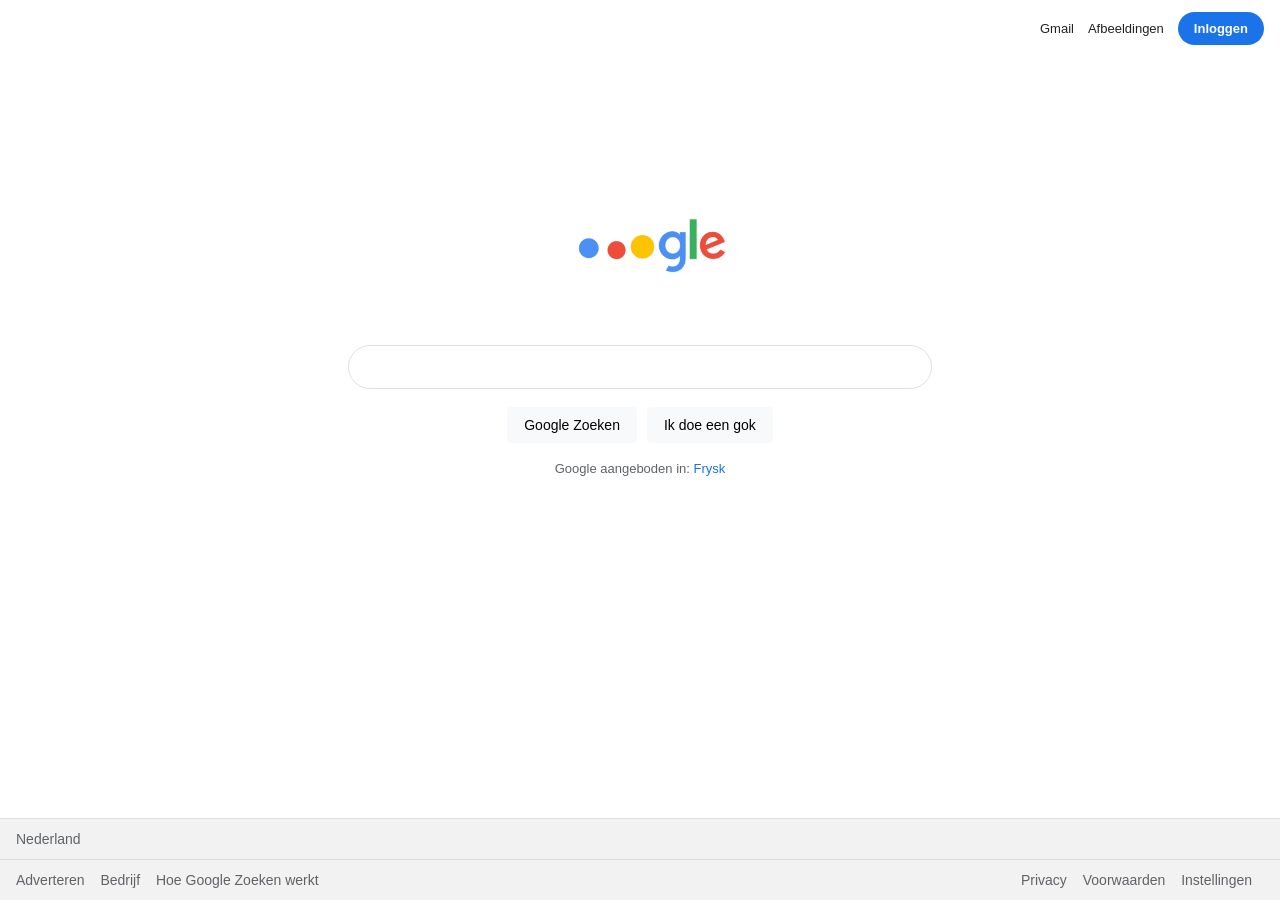
<file: index.html>
<!doctype html>
<html lang="nl">
  <head>
    <meta charset="UTF-8" />
    <meta name="viewport" content="width=device-width, initial-scale=1.0" />
    <title>Zoeken</title>
    <link rel="stylesheet" href="style.css" />
  </head>
  <body class="home">
    <header class="home-top">
      <div class="home-top__right">
        <a href="#" class="toplink">Gmail</a>
        <a href="#" class="toplink">Afbeeldingen</a>
        <a href="#" class="signin">Inloggen</a>
      </div>
    </header>

    <main class="home-main">
      <img class="home-logo" src="logo.gif" alt="Logo" />

      <form id="homeForm" class="home-search" autocomplete="off">
        <input id="homeQuery" class="home-input" type="text" name="q" />
      </form>

      <div class="home-buttons">
        <button type="submit" form="homeForm">Google Zoeken</button>
        <button type="button">Ik doe een gok</button>
      </div>

      <div class="home-lang">Google aangeboden in: <a href="#">Frysk</a></div>
    </main>

    <footer class="home-footer">
      <div class="footer-left">
        <a href="#">Nederland</a>
      </div>
      <div class="footer-row">
        <div>
          <a href="#">Adverteren</a>
          <a href="#">Bedrijf</a>
          <a href="#">Hoe Google Zoeken werkt</a>
        </div>
        <div>
          <a href="#">Privacy</a>
          <a href="#">Voorwaarden</a>
          <a href="#">Instellingen</a>
        </div>
      </div>
    </footer>

    <script src="script.js"></script>
  </body>
</html>
</file>
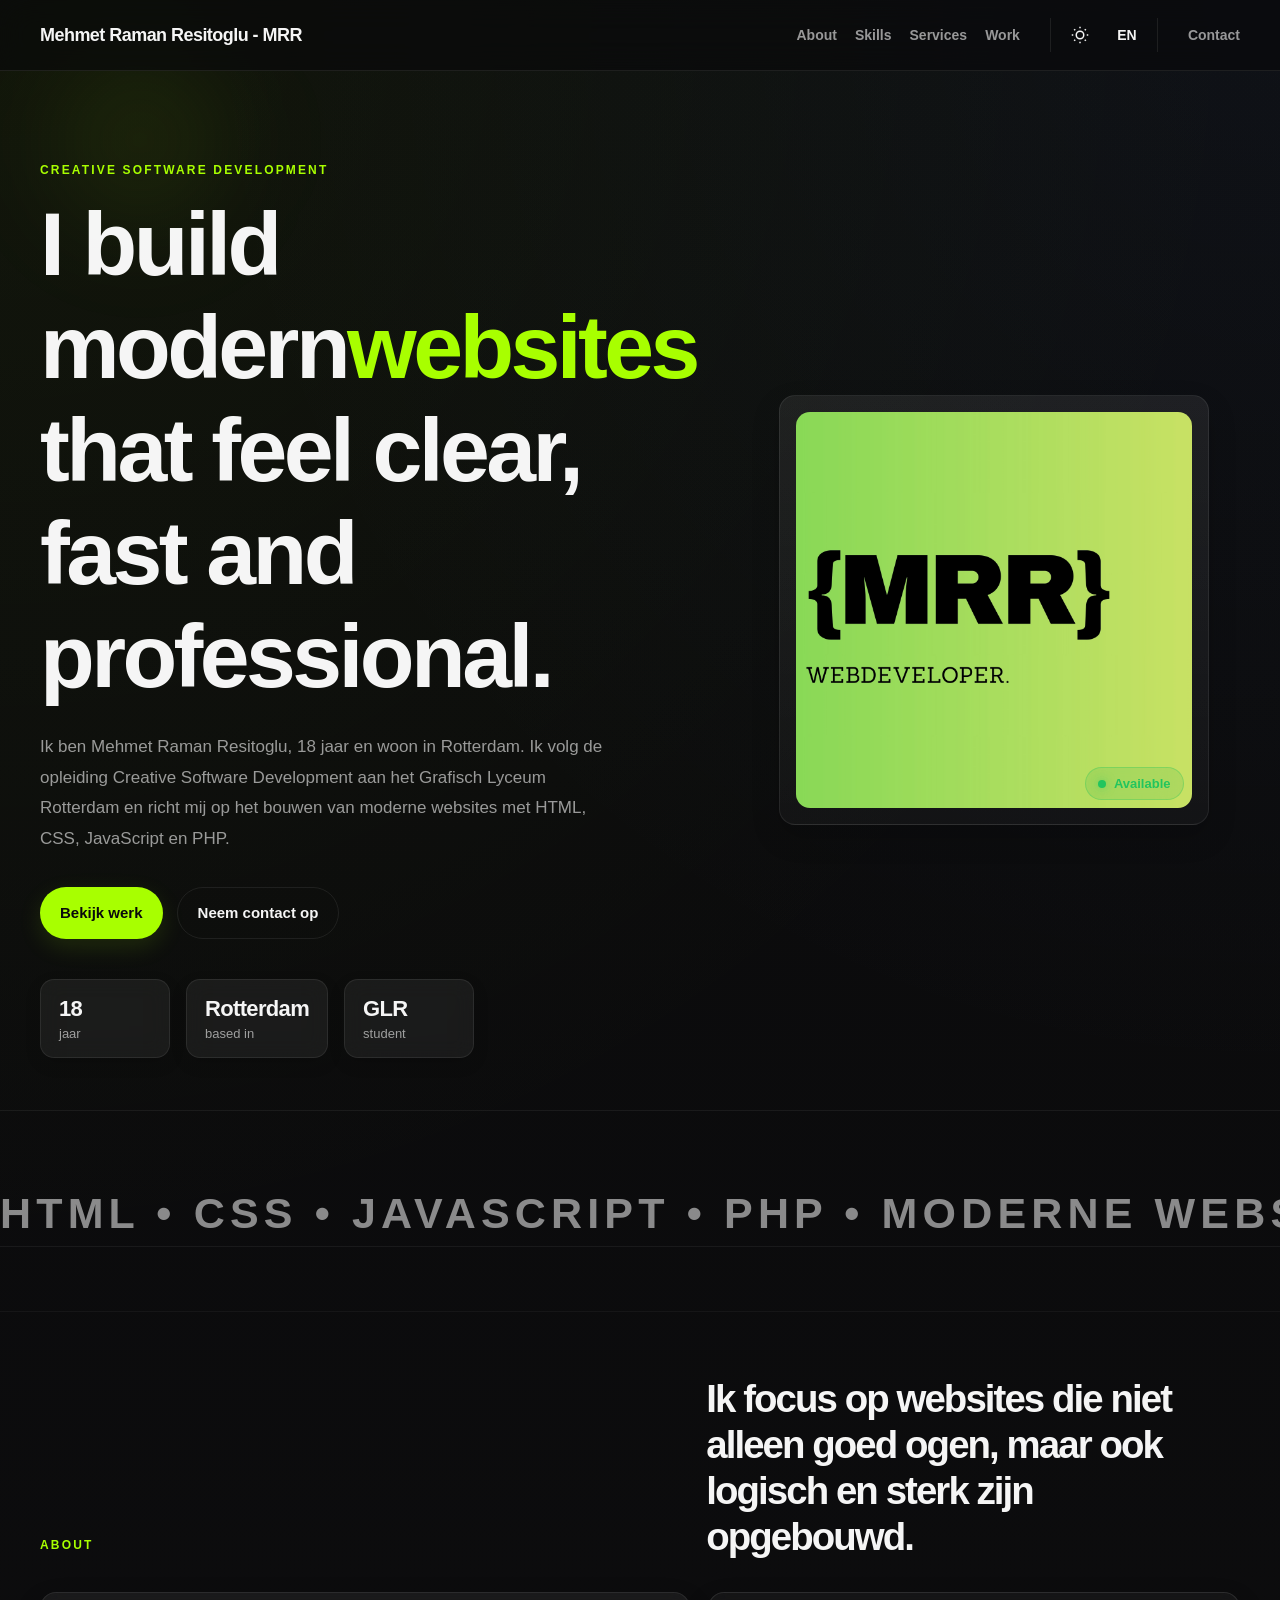
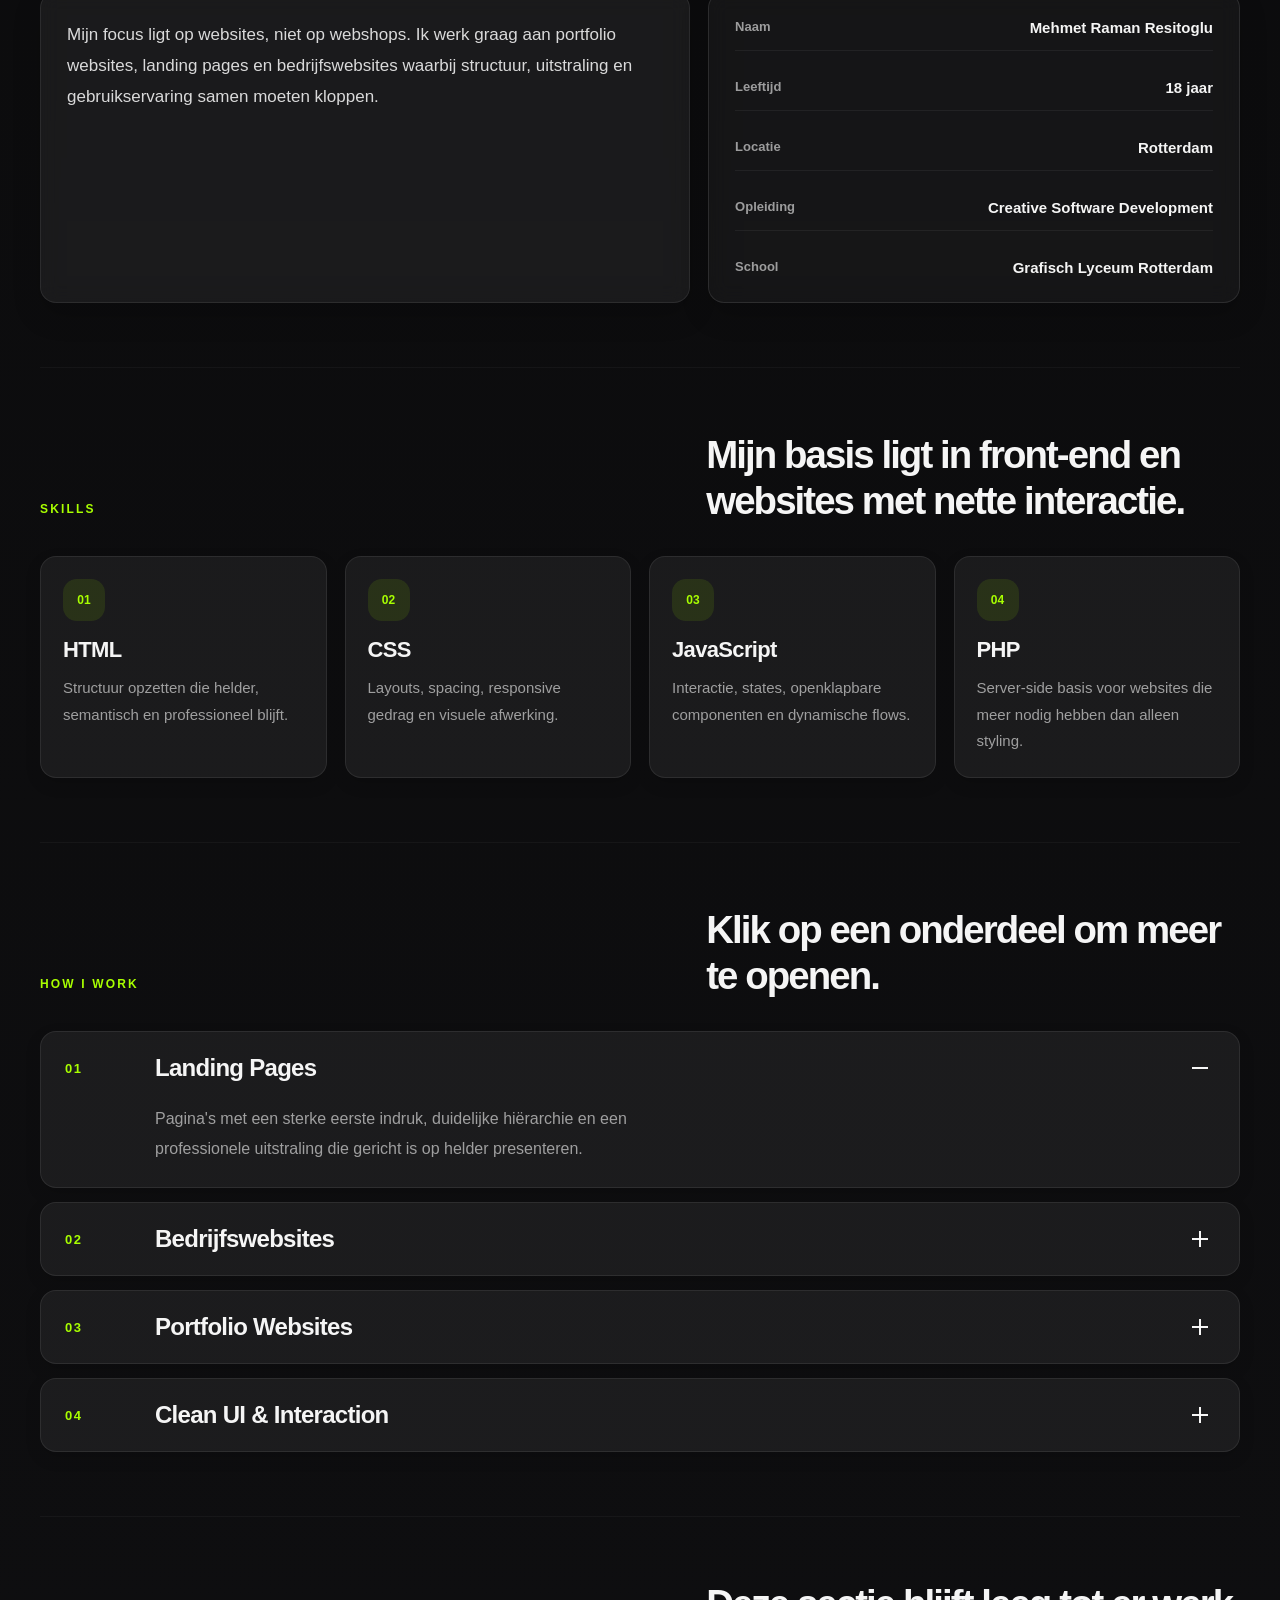
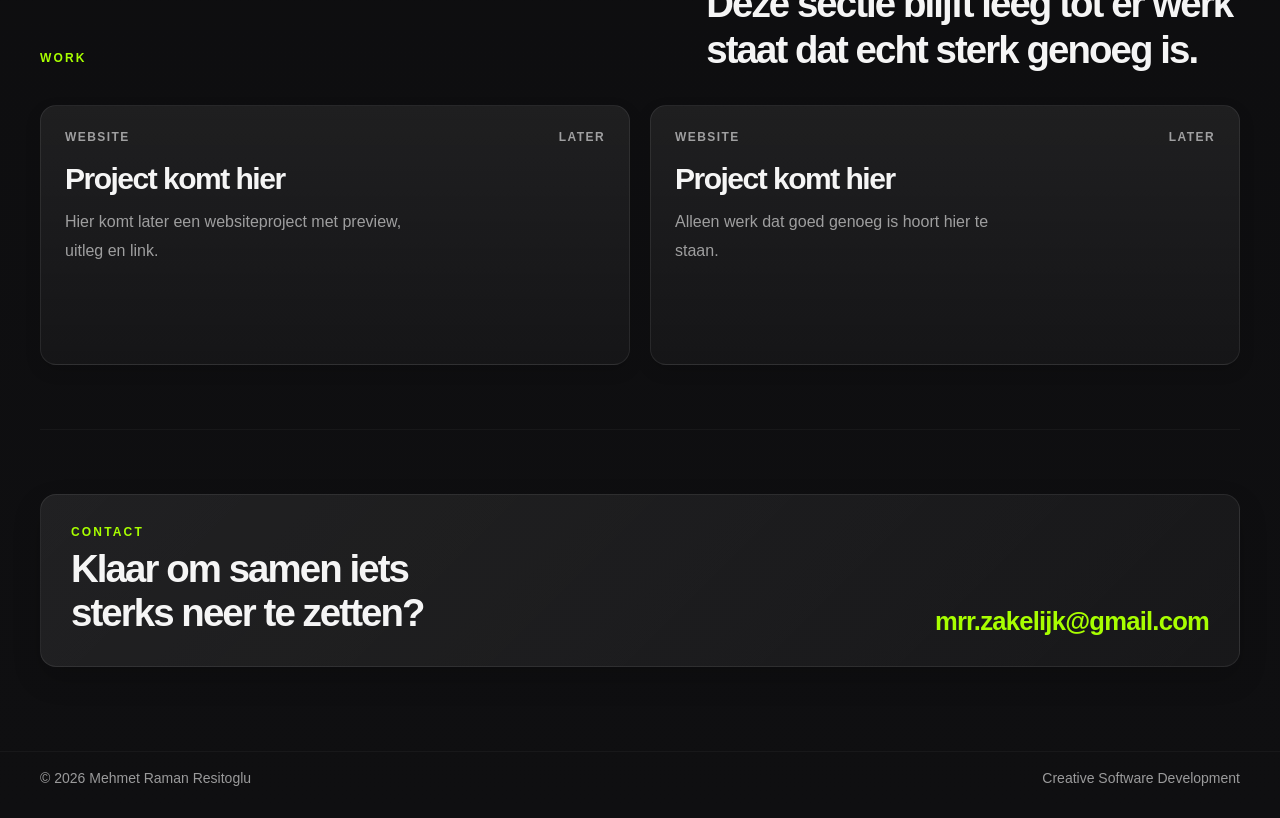
<file: me.html>
<!doctype html>
<html lang="nl" data-lang="nl">
  <head>
    <meta charset="UTF-8" />
    <meta name="viewport" content="width=device-width, initial-scale=1.0" />
    <title>Mehmet Raman Resitoglu</title>
    <link rel="stylesheet" href="me.css" />
  </head>
  <body>
    <div class="noise"></div>
    <div class="cursor-glow"></div>

    <header class="site-header">
      <div class="container header-inner">
        <a href="results.html" class="brand">Mehmet Raman Resitoglu - MRR</a>

        <button
          class="hamburger"
          aria-label="Toggle menu"
          aria-expanded="false"
        >
          <span></span>
          <span></span>
          <span></span>
        </button>

        <nav class="nav nav-desktop">
          <a href="#about" data-i18n="nav.about">About</a>
          <a href="#skills" data-i18n="nav.skills">Skills</a>
          <a href="#services" data-i18n="nav.services">Services</a>
          <a href="#work" data-i18n="nav.work">Work</a>
          <div class="nav-controls">
            <button
              class="theme-toggle"
              aria-label="Toggle theme"
              title="Toggle dark/light mode"
            >
              <svg
                width="18"
                height="18"
                viewBox="0 0 24 24"
                fill="none"
                stroke="currentColor"
                stroke-width="2"
              >
                <circle cx="12" cy="12" r="5" />
                <line x1="12" y1="1" x2="12" y2="3" />
                <line x1="12" y1="21" x2="12" y2="23" />
                <line x1="4.22" y1="4.22" x2="5.64" y2="5.64" />
                <line x1="18.36" y1="18.36" x2="19.78" y2="19.78" />
                <line x1="1" y1="12" x2="3" y2="12" />
                <line x1="21" y1="12" x2="23" y2="12" />
                <line x1="4.22" y1="19.78" x2="5.64" y2="18.36" />
                <line x1="18.36" y1="5.64" x2="19.78" y2="4.22" />
              </svg>
            </button>
            <button class="lang-toggle" aria-label="Toggle language">
              <span class="lang-text" data-lang-display="nl">EN</span>
            </button>
          </div>
          <a href="#contact" class="nav-cta" data-i18n="nav.contact">Contact</a>
        </nav>

        <nav class="nav nav-mobile">
          <a href="#about" data-i18n="nav.about">About</a>
          <a href="#skills" data-i18n="nav.skills">Skills</a>
          <a href="#services" data-i18n="nav.services">Services</a>
          <a href="#work" data-i18n="nav.work">Work</a>
          <a href="#contact" data-i18n="nav.contact">Contact</a>
          <div class="nav-mobile-controls">
            <button
              class="theme-toggle"
              aria-label="Toggle theme"
              title="Toggle dark/light mode"
            >
              <svg
                width="18"
                height="18"
                viewBox="0 0 24 24"
                fill="none"
                stroke="currentColor"
                stroke-width="2"
              >
                <circle cx="12" cy="12" r="5" />
                <line x1="12" y1="1" x2="12" y2="3" />
                <line x1="12" y1="21" x2="12" y2="23" />
                <line x1="4.22" y1="4.22" x2="5.64" y2="5.64" />
                <line x1="18.36" y1="18.36" x2="19.78" y2="19.78" />
                <line x1="1" y1="12" x2="3" y2="12" />
                <line x1="21" y1="12" x2="23" y2="12" />
                <line x1="4.22" y1="19.78" x2="5.64" y2="18.36" />
                <line x1="18.36" y1="5.64" x2="19.78" y2="4.22" />
              </svg>
            </button>
            <button class="lang-toggle" aria-label="Toggle language">
              <span class="lang-text" data-lang-display="nl">EN</span>
            </button>
          </div>
        </nav>
      </div>
    </header>

    <main>
      <section class="hero container">
        <div class="hero-copy reveal">
          <p class="hero-kicker" data-i18n="hero.kicker">
            Creative Software Development
          </p>

          <h1 data-i18n="hero.title">
            I build modern
            <span>websites</span>
            that feel clear, fast and professional.
          </h1>

          <p class="hero-text" data-i18n="hero.subtitle">
            Ik ben Mehmet Raman Resitoglu, 18 jaar en woon in Rotterdam. Ik volg
            de opleiding Creative Software Development aan het Grafisch Lyceum
            Rotterdam en richt mij op het bouwen van moderne websites met HTML,
            CSS, JavaScript en PHP.
          </p>

          <div class="hero-actions">
            <a href="#work" class="btn btn-primary" data-i18n="hero.cta1"
              >Bekijk werk</a
            >
            <a href="#contact" class="btn btn-secondary" data-i18n="hero.cta2"
              >Neem contact op</a
            >
          </div>

          <div class="hero-meta">
            <div class="meta-card">
              <strong>18</strong>
              <span data-i18n="meta.age">jaar</span>
            </div>
            <div class="meta-card">
              <strong>Rotterdam</strong>
              <span data-i18n="meta.location">based in</span>
            </div>
            <div class="meta-card">
              <strong>GLR</strong>
              <span data-i18n="meta.student">student</span>
            </div>
          </div>
        </div>

        <div class="hero-visual reveal delay-1">
          <div class="portrait-card">
            <div class="portrait-shape"></div>
            <img
              src="profile.jpg"
              alt="Profielfoto van Mehmet Raman Resitoglu"
            />
            <div class="active-badge">
              <div class="active-dot"></div>
              <span data-i18n="badge.available">Available</span>
            </div>
          </div>
        </div>
      </section>

      <section class="section marquee-wrap">
        <div class="marquee">
          <div class="marquee-track">
            <span
              </span
            >
          </div>
        </div>
        <div class="marquee marquee-reverse">
          <div class="marquee-track marquee-track-reverse">
            <span
              >HTML • CSS • JAVASCRIPT • PHP • MODERNE WEBSITES • PORTFOLIO • WEBSITES • LANDING PAGES • BEDRIJFSWEBSITES • HTML • CSS • JAVASCRIPT • PHP • MODERNE WEBSITES • PORTFOLIO • WEBSITES • LANDING PAGES • BEDRIJFSWEBSITES • HTML • CSS • JAVASCRIPT • PHP • MODERNE WEBSITES • PORTFOLIO • WEBSITES • LANDING PAGES • BEDRIJFSWEBSITES • HTML • CSS • JAVASCRIPT • PHP • MODERNE WEBSITES • PORTFOLIO • WEBSITES • LANDING PAGES • BEDRIJFSWEBSITES • HTML • CSS • JAVASCRIPT • PHP • MODERNE WEBSITES • PORTFOLIO • WEBSITES • LANDING PAGES • BEDRIJFSWEBSITES</span
            >
          </div>
        </div>
      </section>

      <section class="section container reveal" id="about">
        <div class="section-head">
          <p class="section-kicker" data-i18n="about.kicker">About</p>
          <h2 data-i18n="about.heading">
            Ik focus op websites die niet alleen goed ogen, maar ook logisch en
            sterk zijn opgebouwd.
          </h2>
        </div>

        <div class="about-grid">
          <article class="glass-card about-main">
            <p data-i18n="about.text1">
              Mijn focus ligt op websites, niet op webshops. Ik werk graag aan
              portfolio websites, landing pages en bedrijfswebsites waarbij
              structuur, uitstraling en gebruikservaring samen moeten kloppen.
            </p>
          </article>

          <aside class="glass-card about-side">
            <ul class="info-list">
              <li>
                <span data-i18n="info.name">Naam</span
                ><strong>Mehmet Raman Resitoglu</strong>
              </li>
              <li>
                <span data-i18n="info.age">Leeftijd</span
                ><strong>18 jaar</strong>
              </li>
              <li>
                <span data-i18n="info.location">Locatie</span
                ><strong>Rotterdam</strong>
              </li>
              <li>
                <span data-i18n="info.education">Opleiding</span
                ><strong>Creative Software Development</strong>
              </li>
              <li>
                <span data-i18n="info.school">School</span
                ><strong>Grafisch Lyceum Rotterdam</strong>
              </li>
            </ul>
          </aside>
        </div>
      </section>

      <section class="section container reveal" id="skills">
        <div class="section-head">
          <p class="section-kicker" data-i18n="skills.kicker">Skills</p>
          <h2 data-i18n="skills.heading">
            Mijn basis ligt in front-end en websites met nette interactie.
          </h2>
        </div>

        <div class="skills-grid">
          <article class="skill-card">
            <div class="skill-index">01</div>
            <h3>HTML</h3>
            <p data-i18n="skills.html">
              Structuur opzetten die helder, semantisch en professioneel blijft.
            </p>
          </article>

          <article class="skill-card">
            <div class="skill-index">02</div>
            <h3>CSS</h3>
            <p data-i18n="skills.css">
              Layouts, spacing, responsive gedrag en visuele afwerking.
            </p>
          </article>

          <article class="skill-card">
            <div class="skill-index">03</div>
            <h3>JavaScript</h3>
            <p data-i18n="skills.js">
              Interactie, states, openklapbare componenten en dynamische flows.
            </p>
          </article>

          <article class="skill-card">
            <div class="skill-index">04</div>
            <h3>PHP</h3>
            <p data-i18n="skills.php">
              Server-side basis voor websites die meer nodig hebben dan alleen
              styling.
            </p>
          </article>
        </div>
      </section>

      <section class="section container reveal" id="services">
        <div class="section-head">
          <p class="section-kicker" data-i18n="services.kicker">How I work</p>
          <h2 data-i18n="services.heading">
            Klik op een onderdeel om meer te openen.
          </h2>
        </div>

        <div class="accordion-list">
          <details class="accordion" open>
            <summary>
              <span class="accordion-number">01</span>
              <span class="accordion-title" data-i18n="services.s1.title"
                >Landing Pages</span
              >
              <span class="accordion-icon"></span>
            </summary>
            <div class="accordion-content" data-i18n="services.s1.content">
              Pagina’s met een sterke eerste indruk, duidelijke hiërarchie en
              een professionele uitstraling die gericht is op helder
              presenteren.
            </div>
          </details>

          <details class="accordion">
            <summary>
              <span class="accordion-number">02</span>
              <span class="accordion-title" data-i18n="services.s2.title"
                >Bedrijfswebsites</span
              >
              <span class="accordion-icon"></span>
            </summary>
            <div class="accordion-content" data-i18n="services.s2.content">
              Informatieve websites die overzichtelijk communiceren en verzorgd
              aanvoelen voor klanten, bezoekers en bedrijven.
            </div>
          </details>

          <details class="accordion">
            <summary>
              <span class="accordion-number">03</span>
              <span class="accordion-title" data-i18n="services.s3.title"
                >Portfolio Websites</span
              >
              <span class="accordion-icon"></span>
            </summary>
            <div class="accordion-content" data-i18n="services.s3.content">
              Persoonlijke websites die werk, profiel en contact op een sterke
              en moderne manier presenteren.
            </div>
          </details>

          <details class="accordion">
            <summary>
              <span class="accordion-number">04</span>
              <span class="accordion-title" data-i18n="services.s4.title"
                >Clean UI & Interaction</span
              >
              <span class="accordion-icon"></span>
            </summary>
            <div class="accordion-content" data-i18n="services.s4.content">
              Subtiele animatie, nette overgangen en duidelijke interactie
              zonder dat de website druk of kinderachtig wordt.
            </div>
          </details>
        </div>
      </section>

      <section class="section container reveal" id="work">
        <div class="section-head">
          <p class="section-kicker" data-i18n="work.kicker">Work</p>
          <h2 data-i18n="work.heading">
            Deze sectie blijft leeg tot er werk staat dat echt sterk genoeg is.
          </h2>
        </div>

        <div class="work-grid">
          <article class="work-card">
            <div class="work-top">
              <span data-i18n="work.type">Website</span>
              <span data-i18n="work.status">Later</span>
            </div>
            <h3 data-i18n="work.title1">Project komt hier</h3>
            <p data-i18n="work.desc1">
              Hier komt later een websiteproject met preview, uitleg en link.
            </p>
          </article>

          <article class="work-card">
            <div class="work-top">
              <span data-i18n="work.type">Website</span>
              <span data-i18n="work.status">Later</span>
            </div>
            <h3 data-i18n="work.title2">Project komt hier</h3>
            <p data-i18n="work.desc2">
              Alleen werk dat goed genoeg is hoort hier te staan.
            </p>
          </article>
        </div>
      </section>

      <section class="section container reveal" id="contact">
        <div class="contact-box">
          <div>
            <p class="section-kicker" data-i18n="contact.kicker">Contact</p>
            <h2 data-i18n="contact.heading">
              Klaar om samen iets sterks neer te zetten?
            </h2>
          </div>

          <a href="mailto:mrr.zakelijk@gmail.com" class="contact-mail">
            mrr.zakelijk@gmail.com
          </a>
        </div>
      </section>
    </main>

    <footer class="site-footer">
      <div class="container footer-inner">
        <span data-i18n="footer.copyright">© 2026 Mehmet Raman Resitoglu</span>
        <span data-i18n="footer.program">Creative Software Development</span>
      </div>
    </footer>

    <script src="me.js"></script>
  </body>
</html>
</file>
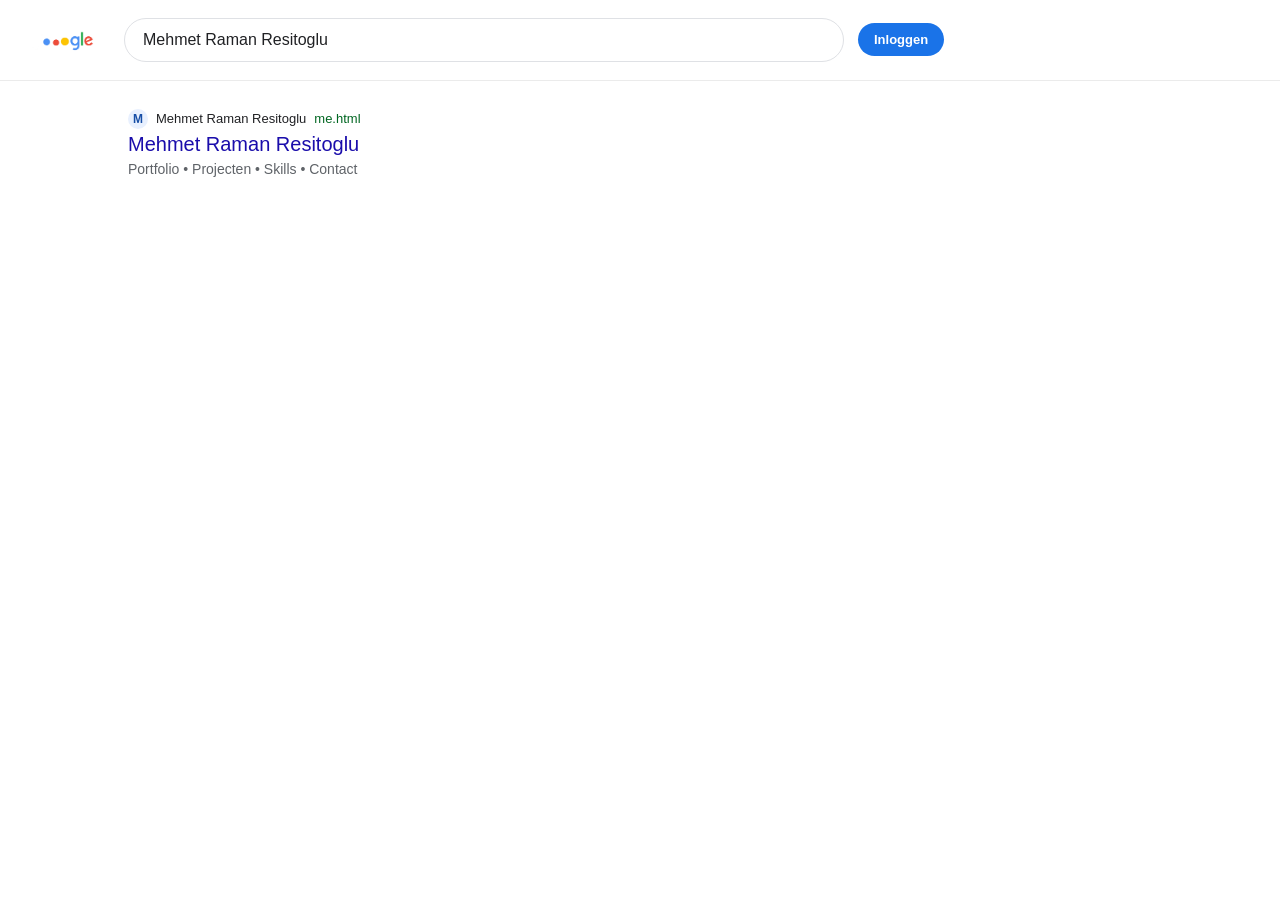
<file: results.html>
<!doctype html>
<html lang="nl">
  <head>
    <meta charset="UTF-8" />
    <meta name="viewport" content="width=device-width, initial-scale=1.0" />
    <title>Mehmet Raman Resitoglu - Google Zoeken</title>
    <link rel="stylesheet" href="style.css" />
  </head>
  <body class="results">
    <header class="results-top">
      <a class="results-logo" href="index.html">
        <img src="logo.gif" alt="Logo" />
      </a>

      <form id="resultsForm" class="results-search" autocomplete="off">
        <input id="resultsQuery" class="results-input" type="text" name="q" />
      </form>

      <div class="results-right">
        <a href="#" class="signin">Inloggen</a>
      </div>
    </header>

    <main class="results-main">
      <div class="results-wrap">
        <div class="one-result">
          <div class="site-line">
            <span class="dot">M</span>
            <span class="site-name">Mehmet Raman Resitoglu</span>
            <span class="site-url">me.html</span>
          </div>

          <a class="result-title" href="me.html">Mehmet Raman Resitoglu</a>

          <div class="result-snippet">
            Portfolio • Projecten • Skills • Contact
          </div>
        </div>
      </div>
    </main>

    <script src="script.js"></script>
  </body>
</html>
</file>
<file: style.css>
:root {
  --text: #202124;
  --muted: #5f6368;
  --line: #dfe1e5;
  --bg: #ffffff;
  --btn: #f8f9fa;
  --btnHover: #dadce0;
  --shadow: 0 1px 6px rgba(32, 33, 36, 0.28);
  --blue: #1a73e8;
  --link: #1a0dab;
  --green: #006621;
}

* {
  box-sizing: border-box;
}
html,
body {
  height: 100%;
}
body {
  margin: 0;
  font-family: Arial, Helvetica, sans-serif;
  background: var(--bg);
  color: var(--text);
}

a {
  color: inherit;
}

/* ===== HOME ===== */
.home {
  display: flex;
  flex-direction: column;
  min-height: 100vh;
}

.home-top {
  height: 56px;
  display: flex;
  justify-content: flex-end;
  align-items: center;
  padding: 10px 16px;
}

.home-top__right {
  display: flex;
  gap: 14px;
  align-items: center;
}

.toplink {
  font-size: 13px;
  text-decoration: none;
  color: var(--text);
}
.toplink:hover {
  text-decoration: underline;
}

.signin {
  background: var(--blue);
  color: #fff;
  text-decoration: none;
  font-weight: 600;
  font-size: 13px;
  padding: 9px 16px;
  border-radius: 999px;
}

.home-main {
  flex: 1;
  display: flex;
  flex-direction: column;
  align-items: center;
  padding-top: 110px;
  padding-left: 16px;
  padding-right: 16px;
}

.home-logo {
  width: 272px;
  height: auto;
  margin-bottom: 26px;
}

.home-search {
  width: min(584px, 100%);
  height: 44px;
  border: 1px solid var(--line);
  border-radius: 24px;
  padding: 0 14px;
  display: flex;
  align-items: center;
}
.home-search:hover,
.home-search:focus-within {
  box-shadow: var(--shadow);
  border-color: transparent;
}

.home-input {
  width: 100%;
  height: 34px;
  border: none;
  outline: none;
  font-size: 16px;
  background: transparent;
  color: var(--text);
}

.home-buttons {
  margin-top: 18px;
  display: flex;
  gap: 10px;
  flex-wrap: wrap;
  justify-content: center;
}

.home-buttons button {
  height: 36px;
  padding: 0 16px;
  border-radius: 4px;
  border: 1px solid var(--btn);
  background: var(--btn);
  cursor: pointer;
  font-size: 14px;
}
.home-buttons button:hover {
  border-color: var(--btnHover);
  box-shadow: 0 1px 1px rgba(0, 0, 0, 0.1);
}

.home-lang {
  margin-top: 18px;
  font-size: 13px;
  color: var(--muted);
}
.home-lang a {
  color: var(--blue);
  text-decoration: none;
}
.home-lang a:hover {
  text-decoration: underline;
}

.home-footer {
  background: #f2f2f2;
  border-top: 1px solid #dadce0;
  color: var(--muted);
  font-size: 14px;
}

.footer-left {
  padding: 12px 16px;
  border-bottom: 1px solid #dadce0;
}
.footer-left a {
  color: var(--muted);
  text-decoration: none;
}
.footer-row {
  padding: 12px 16px;
  display: flex;
  justify-content: space-between;
  flex-wrap: wrap;
  gap: 10px;
}
.footer-row a {
  color: var(--muted);
  text-decoration: none;
  margin-right: 12px;
}
.footer-row a:hover {
  text-decoration: underline;
}

/* ===== RESULTS ===== */
.results {
  min-height: 100vh;
}

.results-top {
  display: flex;
  align-items: center;
  gap: 14px;
  padding: 14px 18px;
  border-bottom: 1px solid #ebebeb;
}

.results-logo img {
  width: 92px;
  height: auto;
  display: block;
}

.results-search {
  flex: 1;
  max-width: 720px;
  height: 44px;
  border: 1px solid var(--line);
  border-radius: 24px;
  padding: 0 16px;
  display: flex;
  align-items: center;
}
.results-search:hover,
.results-search:focus-within {
  box-shadow: var(--shadow);
  border-color: transparent;
}

.results-input {
  width: 100%;
  border: none;
  outline: none;
  font-size: 16px;
  background: transparent;
  color: var(--text);
}

.results-right {
  display: flex;
  align-items: center;
  gap: 10px;
}

.results-main {
  padding: 18px;
}

.results-wrap {
  width: min(652px, 100%);
  margin-left: 110px; /* Google-achtige indent */
}
@media (max-width: 900px) {
  .results-wrap {
    margin-left: 0;
  }
}

.one-result {
  padding: 10px 0;
}

.site-line {
  display: flex;
  align-items: center;
  gap: 8px;
  font-size: 13px;
  color: var(--muted);
  margin-bottom: 4px;
}

.dot {
  width: 20px;
  height: 20px;
  border-radius: 50%;
  background: #e8f0fe;
  color: #174ea6;
  display: grid;
  place-items: center;
  font-weight: 700;
  font-size: 12px;
}

.site-name {
  color: var(--text);
}
.site-url {
  color: var(--green);
}

.result-title {
  display: inline-block;
  font-size: 20px;
  color: var(--link);
  text-decoration: none;
  margin-bottom: 4px;
}
.result-title:hover {
  text-decoration: underline;
}

.result-snippet {
  font-size: 14px;
  color: var(--muted);
  line-height: 1.4;
}

/* JS reveal start */
.reveal-init {
  opacity: 0;
  transform: translateY(28px);
  transition:
    opacity 0.7s ease,
    transform 0.7s ease;
  will-change: opacity, transform;
}

.reveal-init.is-visible {
  opacity: 1;
  transform: translateY(0);
}

/* Active nav link */
.nav-links a.is-active {
  color: var(--text);
}

.nav-links a.is-active:not(.nav-cta)::after {
  content: "";
  display: block;
  width: 100%;
  height: 2px;
  margin-top: 4px;
  background: var(--text);
  border-radius: 999px;
}

/* Mouse glow */
.mouse-glow {
  position: fixed;
  width: 280px;
  height: 280px;
  border-radius: 50%;
  pointer-events: none;
  z-index: 0;
  background: radial-gradient(
    circle,
    rgba(184, 140, 42, 0.12) 0%,
    rgba(184, 140, 42, 0.06) 38%,
    rgba(184, 140, 42, 0) 72%
  );
  filter: blur(12px);
  transition: transform 0.08s linear;
}

/* Smooth accordion open */
.accordion-content {
  animation: accordionFade 0.28s ease;
}

@keyframes accordionFade {
  from {
    opacity: 0;
    transform: translateY(-6px);
  }
  to {
    opacity: 1;
    transform: translateY(0);
  }
}

/* Better hover with js parallax */
.photo-card {
  transform-style: preserve-3d;
  will-change: transform;
}

/* Respect reduced motion */
@media (prefers-reduced-motion: reduce) {
  .reveal-init,
  .reveal-init.is-visible,
  .mouse-glow,
  .photo-card,
  .accordion-content {
    transition: none !important;
    animation: none !important;
    transform: none !important;
  }
}
</file>
<file: me.css>
:root {
  --bg: #0a0a0b;
  --bg-2: #0f0f11;
  --surface: rgba(255, 255, 255, 0.06);
  --surface-hover: rgba(255, 255, 255, 0.1);
  --surface-2: rgba(255, 255, 255, 0.09);
  --line: rgba(255, 255, 255, 0.08);
  --text: rgba(255, 255, 255, 0.96);
  --muted: rgba(255, 255, 255, 0.58);
  --accent: #a8ff00;
  --accent-2: #6fa3ff;
  --shadow-sm: 0 6px 16px rgba(0, 0, 0, 0.14);
  --shadow-md: 0 12px 28px rgba(0, 0, 0, 0.18);
  --shadow-lg: 0 20px 48px rgba(0, 0, 0, 0.22);
  --radius: 16px;
  --max: 1200px;
}

html[data-theme="light"] {
  --bg: #f8f8f9;
  --bg-2: #f0f0f3;
  --surface: rgba(0, 0, 0, 0.04);
  --surface-hover: rgba(0, 0, 0, 0.08);
  --surface-2: rgba(0, 0, 0, 0.05);
  --line: rgba(0, 0, 0, 0.1);
  --text: rgba(0, 0, 0, 0.92);
  --muted: rgba(0, 0, 0, 0.62);
  --accent: #a8ff00;
  --accent-2: #6fa3ff;
  --shadow-sm: 0 6px 16px rgba(0, 0, 0, 0.08);
  --shadow-md: 0 12px 28px rgba(0, 0, 0, 0.12);
  --shadow-lg: 0 20px 48px rgba(0, 0, 0, 0.16);
}

/* Light mode specific color overrides */
html[data-theme="light"] .about-side {
  background: rgba(0, 0, 0, 0.02);
  border-color: rgba(0, 0, 0, 0.08);
}

html[data-theme="light"] .info-list span {
  color: rgba(0, 0, 0, 0.6);
}

html[data-theme="light"] .info-list strong {
  color: rgba(0, 0, 0, 0.88);
}

html[data-theme="light"] .info-list li {
  border-bottom-color: rgba(0, 0, 0, 0.08);
}

html[data-theme="light"] .accordion-title {
  color: rgba(0, 0, 0, 0.92);
}

html[data-theme="light"] .accordion-content {
  color: rgba(0, 0, 0, 0.68);
}

html[data-theme="light"] .work-top {
  color: rgba(0, 0, 0, 0.58);
}

html[data-theme="light"] .work-card p {
  color: rgba(0, 0, 0, 0.68);
}

html[data-theme="light"] .skill-card p {
  color: rgba(0, 0, 0, 0.66);
}

html[data-theme="light"] .accordion-number {
  color: #a8ff00;
}

* {
  box-sizing: border-box;
}

html {
  scroll-behavior: smooth;
}

html,
body {
  margin: 0;
  min-height: 100%;
}

body {
  font-family:
    Inter,
    -apple-system,
    BlinkMacSystemFont,
    "Segoe UI",
    sans-serif;
  color: var(--text);
  background:
    radial-gradient(
      circle at top left,
      rgba(168, 255, 0, 0.05),
      transparent 30%
    ),
    radial-gradient(
      circle at top right,
      rgba(111, 163, 255, 0.05),
      transparent 26%
    ),
    linear-gradient(180deg, var(--bg) 0%, var(--bg-2) 100%);
  overflow-x: hidden;
  transition:
    background 0.3s ease,
    color 0.3s ease;
}

a {
  color: inherit;
  text-decoration: none;
}

img {
  max-width: 100%;
  display: block;
}

.noise {
  position: fixed;
  inset: 0;
  pointer-events: none;
  opacity: 0.025;
  background-image:
    linear-gradient(rgba(255, 255, 255, 0.08) 1px, transparent 1px),
    linear-gradient(90deg, rgba(255, 255, 255, 0.08) 1px, transparent 1px);
  background-size: 4px 4px;
  z-index: 0;
}

.cursor-glow {
  position: fixed;
  width: 280px;
  height: 280px;
  border-radius: 50%;
  pointer-events: none;
  z-index: 0;
  filter: blur(48px);
  background: radial-gradient(
    circle,
    rgba(168, 255, 0, 0.12),
    rgba(168, 255, 0, 0.04),
    transparent 70%
  );
  transition: transform 0.06s linear;
}

.container {
  width: min(var(--max), calc(100% - 48px));
  margin: 0 auto;
  position: relative;
  z-index: 1;
}

/* header */
.site-header {
  position: sticky;
  top: 0;
  z-index: 20;
  padding: 18px 0;
  backdrop-filter: blur(16px);
  background: rgba(10, 10, 11, 0.68);
  border-bottom: 1px solid var(--line);
  transition: all 0.3s ease;
}

html[data-theme="light"] .site-header {
  background: rgba(248, 248, 249, 0.72);
}

.header-inner {
  display: flex;
  justify-content: space-between;
  align-items: center;
  gap: 18px;
}

.brand {
  font-weight: 900;
  font-size: 18px;
  letter-spacing: -0.03em;
}

.nav {
  display: flex;
  gap: 18px;
  align-items: center;
  flex-wrap: wrap;
}

.nav a {
  color: var(--muted);
  font-size: 14px;
  font-weight: 700;
  transition:
    color 0.25s ease,
    transform 0.25s ease;
  position: relative;
}

.nav a:hover {
  color: var(--text);
  transform: translateY(-1px);
}

.nav-controls {
  display: flex;
  gap: 12px;
  align-items: center;
  margin: 0 12px;
  border-left: 1px solid var(--line);
  border-right: 1px solid var(--line);
  padding: 0 12px;
}

.theme-toggle,
.lang-toggle {
  background: none;
  border: none;
  color: var(--text);
  cursor: pointer;
  padding: 8px;
  display: flex;
  align-items: center;
  justify-content: center;
  transition: color 0.25s ease;
  font-size: 14px;
  font-weight: 700;
}

.theme-toggle:hover,
.lang-toggle:hover {
  color: var(--accent);
}

.lang-text {
  display: inline-block;
  min-width: 20px;
  text-align: center;
}

/* hamburger menu */
.hamburger {
  display: none;
  flex-direction: column;
  gap: 5px;
  background: none;
  border: none;
  cursor: pointer;
  padding: 8px;
  width: 36px;
  height: 36px;
  justify-content: center;
  align-items: center;
  z-index: 21;
  flex-shrink: 0;
}

.hamburger span {
  width: 24px;
  height: 2px;
  background: var(--text);
  border-radius: 2px;
  transition:
    transform 0.3s ease,
    opacity 0.3s ease;
  transform-origin: center;
}

.hamburger.active span:nth-child(1) {
  transform: translateY(8px) rotate(45deg);
}

.hamburger.active span:nth-child(2) {
  opacity: 0;
  width: 0;
}

.hamburger.active span:nth-child(3) {
  transform: translateY(-8px) rotate(-45deg);
}

.nav-desktop {
  display: flex !important;
}

.nav-mobile {
  display: none;
  flex-direction: column;
  position: fixed;
  top: 60px;
  left: 0;
  right: 0;
  background: var(--bg);
  border-bottom: 1px solid var(--line);
  padding: 20px;
  gap: 12px;
  z-index: 20;
  max-height: calc(100vh - 60px);
  overflow-y: auto;
  opacity: 0;
  transform: translateY(-10px);
  pointer-events: none;
  transition:
    opacity 0.3s ease,
    transform 0.3s ease;
  box-shadow: 0 8px 16px rgba(0, 0, 0, 0.1);
}

html[data-theme="light"] .nav-mobile {
  background: var(--bg);
  box-shadow: 0 8px 16px rgba(0, 0, 0, 0.06);
}

.nav-mobile.active {
  display: flex;
  opacity: 1;
  transform: translateY(0);
  pointer-events: auto;
}

.nav-mobile a {
  color: var(--text);
  font-size: 16px;
  font-weight: 600;
  padding: 12px 0;
  border-bottom: 1px solid rgba(255, 255, 255, 0.08);
  transition: color 0.25s ease;
}

html[data-theme="light"] .nav-mobile a {
  color: var(--text);
  border-bottom-color: rgba(0, 0, 0, 0.08);
}

.nav-mobile a:hover {
  color: var(--accent);
}

.nav-mobile a:last-of-type {
  border-bottom: none;
}

.nav-mobile-controls {
  display: flex;
  gap: 12px;
  align-items: center;
  padding-top: 12px;
  border-top: 1px solid rgba(255, 255, 255, 0.08);
  margin-top: 8px;
}

html[data-theme="light"] .nav-mobile-controls {
  border-top-color: rgba(0, 0, 0, 0.08);
}

/* hero */
.hero {
  display: grid;
  grid-template-columns: 1.15fr 0.85fr;
  gap: 40px;
  align-items: center;
  padding: 92px 0 52px;
}

.hero-kicker {
  margin: 0 0 16px;
  color: var(--accent);
  font-size: 12px;
  font-weight: 900;
  letter-spacing: 0.18em;
  text-transform: uppercase;
}

.hero h1 {
  margin: 0;
  font-size: clamp(46px, 7vw, 96px);
  line-height: 1.15;
  letter-spacing: -0.04em;
  max-width: 14ch;
  font-weight: 900;
}

.hero h1 span {
  color: var(--accent);
}

.hero-text {
  margin: 24px 0 0;
  max-width: 62ch;
  color: var(--muted);
  font-size: 17px;
  line-height: 1.8;
  word-wrap: break-word;
  overflow-wrap: break-word;
}

.hero-actions {
  display: flex;
  gap: 14px;
  flex-wrap: wrap;
  margin-top: 32px;
}

.btn {
  min-height: 52px;
  padding: 0 20px;
  border-radius: 999px;
  display: inline-flex;
  align-items: center;
  justify-content: center;
  font-weight: 800;
  font-size: 15px;
  transition:
    transform 0.25s cubic-bezier(0.23, 1, 0.32, 1),
    box-shadow 0.25s ease,
    background 0.25s ease;
}

.btn:hover {
  transform: translateY(-2px);
}

.btn-primary {
  background: var(--accent);
  color: #0a0a0b;
  box-shadow: 0 8px 24px rgba(168, 255, 0, 0.12);
}

.btn-primary:hover {
  box-shadow: 0 12px 32px rgba(168, 255, 0, 0.2);
}

.btn-secondary {
  background: transparent;
  border: 1px solid var(--line);
  transition:
    border-color 0.25s ease,
    background 0.25s ease;
}

.btn-secondary:hover {
  background: var(--surface);
  border-color: var(--line);
}

.hero-meta {
  display: flex;
  gap: 16px;
  flex-wrap: wrap;
  margin-top: 40px;
}

.meta-card {
  min-width: 130px;
  padding: 16px 18px;
  border-radius: 14px;
  background: var(--surface);
  border: 1px solid var(--line);
  box-shadow: var(--shadow-sm);
  backdrop-filter: blur(10px);
  transition: all 0.3s ease;
}

.meta-card:hover {
  background: var(--surface-hover);
  border-color: var(--line);
}

.meta-card strong {
  display: block;
  font-size: 22px;
  letter-spacing: -0.03em;
}

.meta-card span {
  display: block;
  margin-top: 4px;
  color: var(--muted);
  font-size: 13px;
}

.hero-visual {
  display: flex;
  justify-content: center;
}

.portrait-card {
  position: relative;
  width: min(430px, 100%);
  padding: 16px;
  border-radius: 16px;
  background: linear-gradient(
    180deg,
    rgba(255, 255, 255, 0.07),
    rgba(255, 255, 255, 0.03)
  );
  border: 1px solid var(--line);
  box-shadow: var(--shadow-md);
  transform-style: preserve-3d;
  transition: all 0.4s cubic-bezier(0.23, 1, 0.32, 1);
}

.portrait-card:hover {
  box-shadow: var(--shadow-lg);
}

.portrait-shape {
  position: absolute;
  inset: 22px auto auto 22px;
  width: 84%;
  height: 84%;
  background: linear-gradient(
    135deg,
    rgba(168, 255, 0, 0.8),
    rgba(111, 163, 255, 0.4)
  );
  clip-path: polygon(
    12% 18%,
    83% 5%,
    96% 23%,
    41% 37%,
    89% 48%,
    98% 66%,
    22% 72%,
    69% 82%,
    62% 97%,
    6% 80%,
    18% 58%,
    2% 37%
  );
  transform: rotate(-8deg);
  opacity: 0.92;
}

.portrait-card img {
  position: relative;
  z-index: 1;
  width: 100%;
  aspect-ratio: 1 / 1;
  object-fit: cover;
  border-radius: 14px;
}

.active-badge {
  position: absolute;
  bottom: 24px;
  right: 24px;
  display: flex;
  align-items: center;
  gap: 8px;
  background: rgba(22, 163, 74, 0.13);
  border: 1px solid rgba(34, 197, 94, 0.3);
  padding: 8px 12px;
  border-radius: 999px;
  backdrop-filter: blur(12px);
  z-index: 2;
}

.active-dot {
  width: 8px;
  height: 8px;
  border-radius: 50%;
  background: #22c55e;
  box-shadow: 0 0 8px rgba(34, 197, 94, 0.5);
  animation: activePulse 2.5s ease-in-out infinite;
}

@keyframes activePulse {
  0%,
  100% {
    box-shadow: 0 0 8px rgba(34, 197, 94, 0.5);
  }
  50% {
    box-shadow: 0 0 12px rgba(34, 197, 94, 0.8);
  }
}

.active-badge span {
  font-size: 13px;
  font-weight: 700;
  color: #22c55e;
}

/* marquee */
.marquee-wrap {
  overflow: hidden;
  padding: 14px 0 8px;
  border-top: 1px solid rgba(255, 255, 255, 0.06);
  border-bottom: 1px solid rgba(255, 255, 255, 0.06);
}

html[data-theme="light"] .marquee-wrap {
  border-top-color: rgba(0, 0, 0, 0.08);
  border-bottom-color: rgba(0, 0, 0, 0.08);
}

.marquee {
  overflow: hidden;
  width: 100%;
}

.marquee-track {
  display: flex;
  width: max-content;
  animation: marqueeMove 24s linear infinite;
}

.marquee span {
  white-space: nowrap;
  color: rgba(255, 255, 255, 0.52);
  font-size: 43px;
  font-weight: 800;
  letter-spacing: 0.12em;
  text-transform: uppercase;
  padding-right: 40px;
  flex-shrink: 0;
}

html[data-theme="light"] .marquee span {
  color: rgba(0, 0, 0, 0.48);
}

@keyframes marqueeMove {
  from {
    transform: translateX(-50%);
  }
  to {
    transform: translateX(0%);
  }
}

.marquee-reverse {
  overflow: hidden;
  width: 100%;
  background-color: transparent;
  padding: 14px 0 8px;
  border-bottom: 1px solid rgba(255, 255, 255, 0.06);
}

html[data-theme="light"] .marquee-reverse {
  background-color: transparent;
  border-bottom-color: rgba(0, 0, 0, 0.08);
}

.marquee-track-reverse {
  display: flex;
  width: max-content;
  animation: marqueeMove-reverse 24s linear infinite;
}

@keyframes marqueeMove-reverse {
  from {
    transform: translateX(0%);
  }
  to {
    transform: translateX(-50%);
  }
}

/* section */
.section {
  padding: 64px 0;
  border-bottom: 1px solid rgba(255, 255, 255, 0.04);
}

html[data-theme="light"] .section {
  border-bottom-color: rgba(0, 0, 0, 0.08);
}

.section:last-of-type {
  border-bottom: none;
}

.section-head {
  display: flex;
  justify-content: space-between;
  align-items: end;
  gap: 18px;
  flex-wrap: wrap;
  margin-bottom: 32px;
}

.section-kicker {
  margin: 0 0 8px;
  color: var(--accent);
  font-size: 12px;
  font-weight: 900;
  letter-spacing: 0.18em;
  text-transform: uppercase;
}

.section-head h2 {
  margin: 0;
  font-size: clamp(28px, 3vw, 46px);
  line-height: 1.2;
  letter-spacing: -0.05em;
  max-width: 25ch;
  font-weight: 900;
  word-wrap: break-word;
  overflow-wrap: break-word;
}

/* about */
.about-grid {
  display: grid;
  grid-template-columns: 1.1fr 0.9fr;
  gap: 18px;
}

.glass-card {
  border-radius: var(--radius);
  background: var(--surface);
  border: 1px solid var(--line);
  box-shadow: var(--shadow-md);
  backdrop-filter: blur(10px);
  padding: 26px;
  transition: all 0.3s ease;
}

.glass-card:hover {
  background: var(--surface-hover);
  border-color: var(--line);
}

.about-side {
  background: rgba(255, 255, 255, 0.04);
  border-color: rgba(255, 255, 255, 0.1);
}

.about-side:hover {
  background: rgba(255, 255, 255, 0.06);
  border-color: var(--line);
}

.about-main p {
  margin: 0 0 16px;
  font-size: 17px;
  line-height: 1.84;
  color: rgba(255, 255, 255, 0.84);
  max-width: 70ch;
}

html[data-theme="light"] .about-main p {
  color: rgba(0, 0, 0, 0.8);
}

.about-main p:last-child {
  margin-bottom: 0;
}

.info-list {
  list-style: none;
  margin: 0;
  padding: 0;
  display: grid;
  gap: 14px;
}

.info-list li {
  display: flex;
  justify-content: space-between;
  gap: 16px;
  border-bottom: 1px solid rgba(255, 255, 255, 0.06);
  padding-bottom: 14px;
  margin-bottom: 14px;
}

.info-list li:last-child {
  border-bottom: none;
  padding-bottom: 0;
  margin-bottom: 0;
}

.info-list span {
  color: var(--muted);
  font-size: 13px;
  font-weight: 600;
}

.info-list strong {
  text-align: right;
  font-size: 15px;
  font-weight: 700;
}

/* skills */
.skills-grid {
  display: grid;
  grid-template-columns: repeat(4, 1fr);
  gap: 18px;
}

.skill-card {
  padding: 22px;
  border-radius: 16px;
  background: var(--surface);
  border: 1px solid var(--line);
  box-shadow: var(--shadow-sm);
  transition:
    transform 0.3s cubic-bezier(0.23, 1, 0.32, 1),
    border-color 0.3s ease,
    background 0.3s ease;
}

.skill-card:hover {
  transform: translateY(-4px);
  background: var(--surface-hover);
  border-color: var(--accent);
  box-shadow: var(--shadow-md);
}

.skill-index {
  width: 42px;
  height: 42px;
  display: grid;
  place-items: center;
  border-radius: 14px;
  background: rgba(168, 255, 0, 0.1);
  color: var(--accent);
  font-size: 12px;
  font-weight: 900;
  margin-bottom: 16px;
  transition: all 0.3s ease;
}

.skill-card:hover .skill-index {
  background: rgba(168, 255, 0, 0.16);
}

.skill-card h3 {
  margin: 0 0 12px;
  font-size: 22px;
  letter-spacing: -0.03em;
  font-weight: 700;
}

.skill-card p {
  margin: 0;
  color: var(--muted);
  line-height: 1.78;
  font-size: 15px;
  max-width: 30ch;
  word-wrap: break-word;
}

/* accordion */
.accordion-list {
  display: grid;
  gap: 14px;
}

.accordion {
  border-radius: 16px;
  background: var(--surface);
  border: 1px solid var(--line);
  box-shadow: var(--shadow-sm);
  overflow: hidden;
  transition: all 0.3s ease;
}

.accordion:hover {
  background: var(--surface-hover);
  border-color: var(--line);
}

.accordion summary {
  list-style: none;
  cursor: pointer;
  padding: 22px 24px;
  display: grid;
  grid-template-columns: 72px 1fr 24px;
  gap: 18px;
  align-items: center;
  transition: all 0.25s ease;
}

.accordion summary::-webkit-details-marker {
  display: none;
}

.accordion-number {
  color: var(--accent);
  font-weight: 900;
  letter-spacing: 0.12em;
  font-size: 13px;
}

.accordion-title {
  font-size: 24px;
  letter-spacing: -0.03em;
  font-weight: 700;
}

.accordion-icon {
  width: 18px;
  height: 18px;
  position: relative;
}

.accordion-icon::before,
.accordion-icon::after {
  content: "";
  position: absolute;
  background: var(--text);
  top: 50%;
  left: 50%;
  transform: translate(-50%, -50%);
  transition:
    transform 0.25s ease,
    opacity 0.25s ease;
}

.accordion-icon::before {
  width: 16px;
  height: 2px;
}

.accordion-icon::after {
  width: 2px;
  height: 16px;
}

.accordion[open] .accordion-icon::after {
  opacity: 0;
  transform: translate(-50%, -50%) scaleY(0);
}

.accordion-content {
  padding: 0 24px 24px 114px;
  color: var(--muted);
  line-height: 1.84;
  max-width: 72ch;
  animation: accordionFade 0.28s ease;
  font-size: 16px;
}

@keyframes accordionFade {
  from {
    opacity: 0;
    transform: translateY(-8px);
  }
  to {
    opacity: 1;
    transform: translateY(0);
  }
}

/* work */
.work-grid {
  display: grid;
  grid-template-columns: repeat(2, 1fr);
  gap: 20px;
}

.work-card {
  min-height: 260px;
  padding: 24px;
  border-radius: 16px;
  background: linear-gradient(
    180deg,
    rgba(255, 255, 255, 0.07),
    rgba(255, 255, 255, 0.03)
  );
  border: 1px solid var(--line);
  box-shadow: var(--shadow-sm);
  transition:
    transform 0.3s cubic-bezier(0.23, 1, 0.32, 1),
    border-color 0.3s ease,
    background 0.3s ease;
}

.work-card:hover {
  transform: translateY(-4px);
  background: linear-gradient(
    180deg,
    rgba(255, 255, 255, 0.1),
    rgba(255, 255, 255, 0.05)
  );
  border-color: var(--accent);
  box-shadow: var(--shadow-md);
}

.work-top {
  display: flex;
  justify-content: space-between;
  gap: 12px;
  margin-bottom: 18px;
  color: var(--muted);
  font-size: 12px;
  font-weight: 900;
  letter-spacing: 0.12em;
  text-transform: uppercase;
}

.work-card h3 {
  margin: 0 0 12px;
  font-size: 30px;
  letter-spacing: -0.05em;
  font-weight: 700;
  max-width: 20ch;
  word-wrap: break-word;
  overflow-wrap: break-word;
}

.work-card p {
  margin: 0;
  color: var(--muted);
  line-height: 1.78;
  max-width: 40ch;
  font-size: 16px;
}

/* contact */
.contact-box {
  display: flex;
  justify-content: space-between;
  align-items: end;
  gap: 18px;
  flex-wrap: wrap;
  padding: 30px;
  border-radius: 16px;
  background: linear-gradient(
    135deg,
    rgba(255, 255, 255, 0.08),
    rgba(255, 255, 255, 0.04)
  );
  border: 1px solid var(--line);
  box-shadow: var(--shadow-md);
  transition: all 0.3s ease;
}

.contact-box:hover {
  background: linear-gradient(
    135deg,
    rgba(255, 255, 255, 0.11),
    rgba(255, 255, 255, 0.06)
  );
  border-color: var(--accent);
}

.contact-box h2 {
  margin: 0;
  font-size: clamp(30px, 3vw, 50px);
  line-height: 1.15;
  letter-spacing: -0.05em;
  max-width: 20ch;
  font-weight: 900;
  word-wrap: break-word;
  overflow-wrap: break-word;
}

.contact-mail {
  font-size: clamp(20px, 2vw, 30px);
  font-weight: 900;
  letter-spacing: -0.03em;
  color: var(--accent);
  transition:
    transform 0.3s cubic-bezier(0.23, 1, 0.32, 1),
    filter 0.3s ease;
}

.contact-mail:hover {
  transform: translateY(-2px);
  filter: brightness(1.1);
}

/* footer */
.site-footer {
  padding: 18px 0 32px;
  border-top: 1px solid rgba(255, 255, 255, 0.04);
  margin-top: 20px;
}

html[data-theme="light"] .site-footer {
  border-top-color: rgba(0, 0, 0, 0.1);
}

.footer-inner {
  display: flex;
  justify-content: space-between;
  gap: 12px;
  flex-wrap: wrap;
  color: var(--muted);
  font-size: 14px;
}

/* reveal */
.reveal {
  opacity: 0;
  transform: translateY(32px);
  transition:
    opacity 0.8s cubic-bezier(0.16, 1, 0.3, 1),
    transform 0.8s cubic-bezier(0.16, 1, 0.3, 1);
}

.reveal.visible {
  opacity: 1;
  transform: translateY(0);
}

.delay-1 {
  transition-delay: 0.15s;
}

/* responsive */
@media (max-width: 1100px) {
  .hero,
  .about-grid,
  .skills-grid,
  .work-grid {
    grid-template-columns: 1fr 1fr;
  }

  .hero {
    grid-template-columns: 1fr;
    gap: 32px;
  }

  .hero h1 {
    max-width: 14ch;
  }

  .hero-visual {
    justify-content: flex-start;
  }

  .section {
    padding: 56px 0;
  }
}

@media (max-width: 900px) {
  .site-header {
    padding: 16px 0;
  }

  .header-inner {
    gap: 16px;
  }

  .brand {
    font-size: 16px;
  }

  .hamburger {
    display: none;
  }

  .nav a {
    font-size: 13px;
  }

  .nav-controls {
    gap: 10px;
    padding: 0 10px;
    margin: 0 10px;
  }

  .theme-toggle,
  .lang-toggle {
    padding: 6px;
  }

  .meta-card {
    min-width: 110px;
    padding: 14px 16px;
  }

  .meta-card strong {
    font-size: 20px;
  }

  .meta-card span {
    font-size: 12px;
  }
}

@media (max-width: 760px) {
  .container {
    width: min(var(--max), calc(100% - 28px));
  }

  .site-header {
    padding: 14px 0;
  }

  .header-inner {
    gap: 0;
    display: flex;
    justify-content: space-between;
    align-items: center;
  }

  .hamburger {
    display: flex;
  }

  .nav-desktop {
    display: none !important;
  }

  .nav-mobile {
    top: 50px;
  }

  .brand {
    flex: 1;
    min-width: 0;
    font-size: 15px;
    font-weight: 800;
    flex-shrink: 0;
  }

  .nav {
    width: 100%;
    gap: 10px;
    flex-wrap: wrap;
    justify-content: flex-start;
  }

  .nav a {
    font-size: 12px;
    padding: 6px 8px;
  }

  .nav-cta {
    margin-left: auto;
  }

  .nav-controls {
    gap: 10px;
    padding: 0 8px;
    margin: 0 8px;
    border-left: none;
    border-right: none;
  }

  .about-grid,
  .skills-grid,
  .work-grid {
    grid-template-columns: 1fr;
  }

  .section {
    padding: 42px 0;
  }

  .section-head {
    margin-bottom: 26px;
    flex-direction: column;
    align-items: start;
  }

  .section-kicker {
    margin: 0 0 6px;
    font-size: 11px;
  }

  .section-head h2 {
    font-size: clamp(24px, 6vw, 40px);
    max-width: 20ch;
  }

  .hero {
    padding: 56px 0 28px;
    gap: 28px;
  }

  .hero h1 {
    font-size: clamp(32px, 9vw, 60px);
    max-width: 10ch;
  }

  .hero-kicker {
    font-size: 11px;
    margin-bottom: 12px;
  }

  .hero-text {
    font-size: 15px;
    line-height: 1.7;
    margin-top: 18px;
  }

  .about-main p {
    font-size: 15px;
    line-height: 1.7;
    margin: 0 0 14px;
  }

  .hero-actions {
    gap: 10px;
    margin-top: 24px;
  }

  .hero-meta {
    gap: 10px;
    margin-top: 28px;
    width: 100%;
  }

  .meta-card {
    flex: 1;
    min-width: 100px;
    padding: 12px 14px;
    font-size: 12px;
  }

  .meta-card strong {
    font-size: 18px;
    margin-bottom: 4px;
  }

  .meta-card span {
    font-size: 11px;
  }

  .btn {
    min-height: 44px;
    padding: 0 16px;
    font-size: 13px;
    flex: 1;
    min-width: 140px;
  }

  .btn-primary,
  .btn-secondary {
    flex: unset;
  }

  .portrait-card {
    width: 100%;
    max-width: 360px;
    padding: 12px;
    border-radius: 14px;
    margin: 0 auto;
  }

  .portrait-shape {
    inset: 18px auto auto 18px;
    width: 86%;
    height: 86%;
  }

  .portrait-card img {
    border-radius: 12px;
  }

  .active-badge {
    bottom: 20px;
    right: 20px;
    font-size: 12px;
    padding: 6px 10px;
  }

  .active-dot {
    width: 7px;
    height: 7px;
  }

  .info-list {
    gap: 12px;
  }

  .info-list li {
    gap: 12px;
    padding-bottom: 12px;
    margin-bottom: 12px;
    flex-direction: column;
    align-items: flex-start;
  }

  .info-list span {
    font-size: 12px;
  }

  .info-list strong {
    text-align: left;
    font-size: 14px;
  }

  .glass-card,
  .skill-card,
  .contact-box {
    padding: 20px;
  }

  .skill-card h3 {
    font-size: 20px;
    margin-bottom: 10px;
  }

  .skill-card p {
    font-size: 14px;
    line-height: 1.7;
  }

  .skill-index {
    width: 38px;
    height: 38px;
    font-size: 11px;
    margin-bottom: 14px;
  }

  .skills-grid {
    grid-template-columns: repeat(2, 1fr);
    gap: 14px;
  }

  .accordion summary {
    grid-template-columns: 48px 1fr 18px;
    padding: 16px;
    gap: 14px;
  }

  .accordion-number {
    font-size: 11px;
  }

  .accordion-title {
    font-size: 18px;
  }

  .accordion-icon {
    width: 16px;
    height: 16px;
  }

  .accordion-icon::before {
    width: 14px;
    height: 2px;
  }

  .accordion-icon::after {
    width: 2px;
    height: 14px;
  }

  .accordion-content {
    padding: 0 16px 16px 64px;
    font-size: 14px;
    line-height: 1.7;
    max-width: 100%;
  }

  .work-card {
    min-height: 220px;
    padding: 18px;
  }

  .work-top {
    gap: 8px;
    font-size: 11px;
    margin-bottom: 14px;
  }

  .work-card h3 {
    font-size: 24px;
    margin-bottom: 10px;
    max-width: 18ch;
  }

  .work-card p {
    font-size: 14px;
    line-height: 1.7;
    max-width: 100%;
  }

  .contact-box {
    padding: 20px;
    flex-direction: column;
    align-items: stretch;
  }

  .contact-box h2 {
    font-size: clamp(24px, 6vw, 42px);
    margin-bottom: 20px;
    max-width: 18ch;
  }

  .contact-mail {
    font-size: clamp(16px, 5vw, 24px);
    width: 100%;
    word-break: break-all;
  }

  .marquee-wrap {
    padding: 12px 0 8px;
  }

  .marquee span {
    font-size: 12px;
    padding-right: 30px;
    font-weight: 700;
  }

  .marquee-reverse {
    padding: 12px 0 8px;
  }

  .site-footer {
    padding: 16px 0 28px;
  }

  .footer-inner {
    flex-direction: column;
    gap: 8px;
    text-align: center;
    font-size: 13px;
  }
}

@media (max-width: 640px) {
  .container {
    width: min(var(--max), calc(100% - 20px));
  }

  .site-header {
    padding: 14px 0;
  }

  .brand {
    font-size: 14px;
  }

  .nav {
    width: 100%;
    gap: 8px;
  }

  .nav a {
    font-size: 12px;
  }

  .section {
    padding: 32px 0;
  }

  .section-kicker {
    font-size: 10px;
  }

  .section-head h2 {
    font-size: clamp(22px, 5vw, 36px);
  }

  .hero {
    padding: 48px 0 24px;
    gap: 24px;
  }

  .hero h1 {
    font-size: clamp(28px, 8vw, 52px);
  }

  .hero-kicker {
    font-size: 10px;
  }

  .hero-text {
    font-size: 14px;
    line-height: 1.65;
  }

  .hero-actions {
    width: 100%;
    flex-direction: column;
  }

  .btn {
    width: 100%;
    min-height: 42px;
    font-size: 12px;
  }

  .hero-meta {
    width: 100%;
    flex-wrap: wrap;
  }

  .meta-card {
    flex: 1 1 calc(50% - 5px);
    min-width: 90px;
    padding: 12px;
    font-size: 11px;
  }

  .meta-card strong {
    font-size: 16px;
  }

  .portrait-card {
    max-width: 320px;
    padding: 10px;
  }

  .portrait-shape {
    inset: 16px auto auto 16px;
  }

  .portrait-card img {
    border-radius: 10px;
  }

  .active-badge {
    bottom: 14px;
    right: 14px;
    font-size: 11px;
    padding: 5px 8px;
    gap: 6px;
  }

  .active-dot {
    width: 6px;
    height: 6px;
  }

  .about-main p {
    font-size: 14px;
    margin-bottom: 12px;
  }

  .info-list li {
    margin-bottom: 10px;
    padding-bottom: 10px;
  }

  .skill-card {
    padding: 16px;
  }

  .skill-card h3 {
    font-size: 18px;
  }

  .skill-card p {
    font-size: 13px;
  }

  .skill-index {
    width: 36px;
    height: 36px;
    font-size: 10px;
    margin-bottom: 12px;
  }

  .skills-grid {
    gap: 12px;
  }

  .accordion summary {
    grid-template-columns: 42px 1fr 16px;
    padding: 14px;
    gap: 12px;
  }

  .accordion-number {
    font-size: 10px;
  }

  .accordion-title {
    font-size: 16px;
  }

  .accordion-content {
    padding: 0 14px 14px 56px;
    font-size: 13px;
  }

  .work-grid {
    gap: 16px;
  }

  .work-card {
    min-height: 200px;
    padding: 16px;
  }

  .work-card h3 {
    font-size: 20px;
  }

  .work-card p {
    font-size: 13px;
  }

  .work-top {
    font-size: 10px;
  }

  .contact-box {
    padding: 16px;
  }

  .contact-box h2 {
    font-size: clamp(20px, 5vw, 36px);
    margin-bottom: 18px;
  }

  .contact-mail {
    font-size: clamp(14px, 4vw, 20px);
  }

  .marquee span {
    font-size: 11px;
    padding-right: 28px;
  }

  .footer-inner {
    font-size: 12px;
  }
}

@media (max-width: 480px) {
  .container {
    width: min(var(--max), calc(100% - 16px));
  }

  .site-header {
    padding: 12px 0;
  }

  .header-inner {
    gap: 12px;
  }

  .brand {
    font-size: 13px;
  }

  .nav {
    gap: 6px;
  }

  .nav a {
    font-size: 11px;
    padding: 4px 6px;
  }

  .nav-controls {
    gap: 8px;
    padding: 0 6px;
    margin: 0 6px;
  }

  .theme-toggle,
  .lang-toggle {
    padding: 5px;
  }

  .theme-toggle svg {
    width: 16px;
    height: 16px;
  }

  .lang-text {
    font-size: 12px;
    min-width: 18px;
  }

  .section {
    padding: 28px 0;
  }

  .section-kicker {
    font-size: 9px;
    letter-spacing: 0.15em;
  }

  .section-head h2 {
    font-size: clamp(20px, 4.5vw, 32px);
  }

  .hero {
    padding: 40px 0 20px;
    gap: 20px;
  }

  .hero h1 {
    font-size: clamp(24px, 7vw, 44px);
    max-width: 9ch;
  }

  .hero-kicker {
    font-size: 9px;
    margin-bottom: 10px;
  }

  .hero-text {
    font-size: 13px;
    line-height: 1.6;
    margin-top: 14px;
  }

  .hero-actions {
    width: 100%;
    flex-direction: column;
    gap: 8px;
    margin-top: 20px;
  }

  .btn {
    width: 100%;
    min-height: 40px;
    padding: 0 14px;
    font-size: 12px;
    border-radius: 999px;
  }

  .hero-meta {
    width: 100%;
    gap: 8px;
    margin-top: 24px;
  }

  .meta-card {
    flex: 1 1 calc(50% - 4px);
    min-width: 80px;
    padding: 10px;
    font-size: 10px;
  }

  .meta-card strong {
    font-size: 14px;
    margin-bottom: 2px;
  }

  .meta-card span {
    font-size: 10px;
  }

  .hero-visual {
    justify-content: center;
  }

  .portrait-card {
    width: 100%;
    max-width: 280px;
    padding: 8px;
  }

  .portrait-shape {
    inset: 14px auto auto 14px;
    width: 88%;
    height: 88%;
  }

  .portrait-card img {
    border-radius: 8px;
  }

  .active-badge {
    bottom: 12px;
    right: 12px;
    font-size: 10px;
    padding: 4px 6px;
    gap: 5px;
  }

  .active-dot {
    width: 5px;
    height: 5px;
  }

  .about-main p {
    font-size: 13px;
    line-height: 1.6;
    margin-bottom: 10px;
  }

  .info-list {
    gap: 10px;
  }

  .info-list li {
    gap: 10px;
    padding-bottom: 10px;
    margin-bottom: 10px;
    font-size: 12px;
  }

  .info-list span {
    font-size: 11px;
  }

  .info-list strong {
    font-size: 13px;
  }

  .glass-card {
    padding: 16px;
  }

  .skill-card {
    padding: 14px;
  }

  .skill-card h3 {
    font-size: 16px;
    margin-bottom: 8px;
  }

  .skill-card p {
    font-size: 12px;
    line-height: 1.6;
  }

  .skill-index {
    width: 32px;
    height: 32px;
    font-size: 9px;
    margin-bottom: 10px;
  }

  .skills-grid {
    grid-template-columns: 1fr;
    gap: 10px;
  }

  .accordion summary {
    grid-template-columns: 36px 1fr 14px;
    padding: 12px;
    gap: 10px;
    min-height: 44px;
  }

  .accordion-number {
    font-size: 9px;
    min-width: 36px;
  }

  .accordion-title {
    font-size: 14px;
    line-height: 1.3;
  }

  .accordion-icon {
    width: 14px;
    height: 14px;
    flex-shrink: 0;
  }

  .accordion-icon::before {
    width: 12px;
    height: 1.5px;
  }

  .accordion-icon::after {
    width: 1.5px;
    height: 12px;
  }

  .accordion-content {
    padding: 0 12px 12px 48px;
    font-size: 12px;
    line-height: 1.6;
  }

  .work-grid {
    gap: 12px;
  }

  .work-card {
    min-height: 180px;
    padding: 14px;
  }

  .work-card h3 {
    font-size: 18px;
    margin-bottom: 8px;
  }

  .work-card p {
    font-size: 12px;
    line-height: 1.6;
  }

  .work-top {
    font-size: 9px;
    gap: 8px;
    margin-bottom: 10px;
  }

  .contact-box {
    padding: 14px;
    gap: 16px;
  }

  .contact-box h2 {
    font-size: clamp(18px, 4vw, 32px);
    margin-bottom: 0;
    max-width: 100%;
  }

  .contact-mail {
    font-size: clamp(13px, 3.5vw, 18px);
    word-break: break-word;
  }

  .marquee-wrap {
    padding: 10px 0 6px;
  }

  .marquee span {
    font-size: 10px;
    padding-right: 24px;
    font-weight: 600;
  }

  .marquee-reverse {
    padding: 10px 0 6px;
  }

  .site-footer {
    padding: 12px 0 20px;
  }

  .footer-inner {
    gap: 6px;
    font-size: 11px;
  }

  .delay-1 {
    transition-delay: 0.08s;
  }
}

@media (max-width: 360px) {
  .container {
    width: 100%;
    padding: 0 8px;
  }

  .brand {
    font-size: 12px;
  }

  .nav a {
    font-size: 10px;
  }

  .hero h1 {
    font-size: clamp(22px, 6vw, 36px);
  }

  .hero-text {
    font-size: 12px;
  }

  .meta-card {
    min-width: 70px;
    font-size: 9px;
  }

  .portrait-card {
    max-width: 240px;
  }

  .skill-card {
    padding: 12px;
  }

  .work-card {
    min-height: 160px;
  }

  .contact-box {
    padding: 12px;
  }
}

/* focus states for keyboard navigation */
.btn:focus-visible,
.nav a:focus-visible,
.contact-mail:focus-visible,
.accordion summary:focus-visible {
  outline: 2px solid var(--accent);
  outline-offset: 2px;
}

@media (prefers-reduced-motion: reduce) {
  .cursor-glow,
  .reveal,
  .portrait-card,
  .btn,
  .skill-card,
  .work-card,
  .nav a,
  .accordion-icon::before,
  .accordion-icon::after,
  .marquee,
  .contact-mail {
    transition: none !important;
    animation: none !important;
    transform: none !important;
  }
}
</file>
